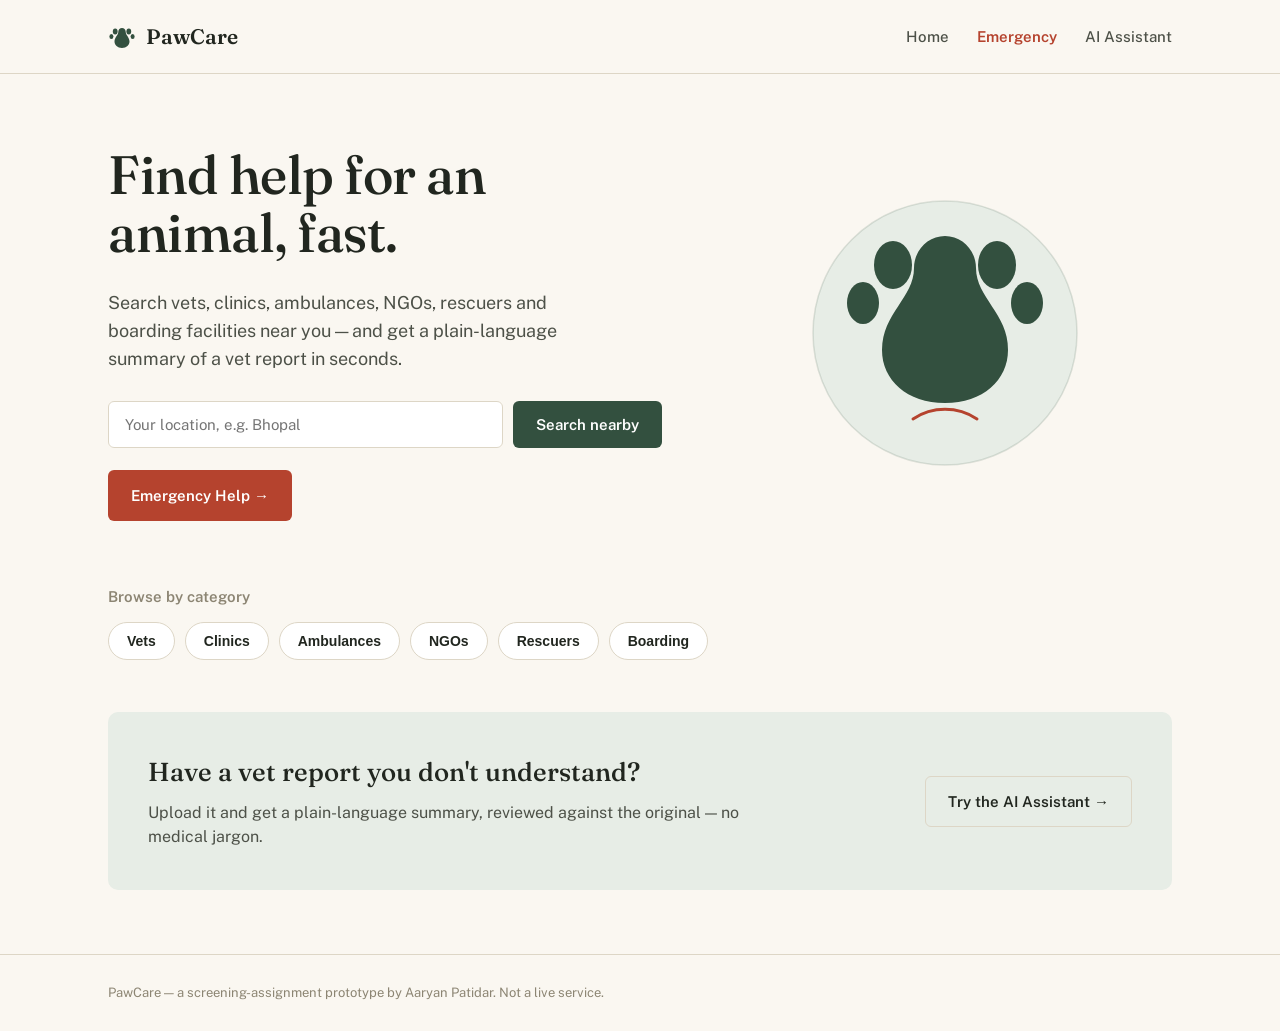
<file: PawCare-Prototype/index.html>
<!DOCTYPE html>
<html lang="en">
<head>
<meta charset="UTF-8">
<meta name="viewport" content="width=device-width, initial-scale=1.0">
<title>PawCare — Find animal care, fast</title>
<link rel="stylesheet" href="style.css">
</head>
<body>

<header class="site-header">
  <div class="shell">
    <a class="brand" href="index.html">
      <svg width="28" height="28" viewBox="0 0 28 28" fill="none">
        <path d="M14 26c-4.5 0-7.5-2.8-7.5-6.4 0-4.4 3.8-6.2 3.8-9.8 0-2.1 1.7-3.8 3.7-3.8s3.7 1.7 3.7 3.8c0 3.6 3.8 5.4 3.8 9.8 0 3.6-3 6.4-7.5 6.4Z" fill="#33503F"/>
        <ellipse cx="7.2" cy="9.5" rx="2.4" ry="3" fill="#33503F"/>
        <ellipse cx="20.8" cy="9.5" rx="2.4" ry="3" fill="#33503F"/>
        <ellipse cx="3.4" cy="14.5" rx="2" ry="2.6" fill="#33503F"/>
        <ellipse cx="24.6" cy="14.5" rx="2" ry="2.6" fill="#33503F"/>
      </svg>
      PawCare
    </a>
    <nav class="site-nav">
      <a href="index.html">Home</a>
      <a href="search-results.html?emergency=1" class="is-emergency">Emergency</a>
      <a href="ai-assistant.html">AI Assistant</a>
    </nav>
  </div>
</header>

<main>
  <section class="hero">
    <div class="shell hero__grid">
      <div class="hero__copy">
        <h1>Find help for an animal, fast.</h1>
        <p class="hero__lede">Search vets, clinics, ambulances, NGOs, rescuers and boarding facilities near you — and get a plain-language summary of a vet report in seconds.</p>

        <form id="home-search-form" class="search-panel">
          <input type="text" id="home-location" placeholder="Your location, e.g. Bhopal" aria-label="Your location">
          <button type="submit" class="btn btn--primary">Search nearby</button>
        </form>

        <div class="emergency-row">
          <a href="search-results.html?emergency=1" class="btn btn--emergency">Emergency Help →</a>
        </div>
      </div>

      <div class="hero__art" aria-hidden="true">
        <svg width="280" height="280" viewBox="0 0 280 280" fill="none">
          <circle cx="140" cy="140" r="132" fill="#E7EDE6"/>
          <path d="M140 210c-38 0-63-23-63-53 0-37 32-52 32-82 0-17.7 14-32 31-32s31 14.3 31 32c0 30 32 45 32 82 0 30-25 53-63 53Z" fill="#33503F"/>
          <ellipse cx="88" cy="72" rx="19" ry="24" fill="#33503F"/>
          <ellipse cx="192" cy="72" rx="19" ry="24" fill="#33503F"/>
          <ellipse cx="58" cy="110" rx="16" ry="21" fill="#33503F"/>
          <ellipse cx="222" cy="110" rx="16" ry="21" fill="#33503F"/>
          <circle cx="140" cy="140" r="132" stroke="#33503F" stroke-opacity="0.15" stroke-width="1.5"/>
          <path d="M108 226a58 58 0 0 1 64 0" stroke="#B5432E" stroke-width="3" stroke-linecap="round"/>
        </svg>
      </div>
    </div>
  </section>

  <section class="category-strip">
    <div class="shell">
      <h2>Browse by category</h2>
      <div class="pill-row">
        <button class="pill" data-category="Vet">Vets</button>
        <button class="pill" data-category="Clinic">Clinics</button>
        <button class="pill" data-category="Ambulance">Ambulances</button>
        <button class="pill" data-category="NGO">NGOs</button>
        <button class="pill" data-category="Rescuer">Rescuers</button>
        <button class="pill" data-category="Boarding">Boarding</button>
      </div>
    </div>
  </section>

  <section class="shell">
    <div class="ai-teaser">
      <div>
        <h2>Have a vet report you don't understand?</h2>
        <p>Upload it and get a plain-language summary, reviewed against the original — no medical jargon.</p>
      </div>
      <a href="ai-assistant.html" class="btn btn--ghost">Try the AI Assistant →</a>
    </div>
  </section>
</main>

<footer class="site-footer">
  <div class="shell">PawCare — a screening-assignment prototype by Aaryan Patidar. Not a live service.</div>
</footer>

<script src="script.js"></script>
</body>
</html>
</file>
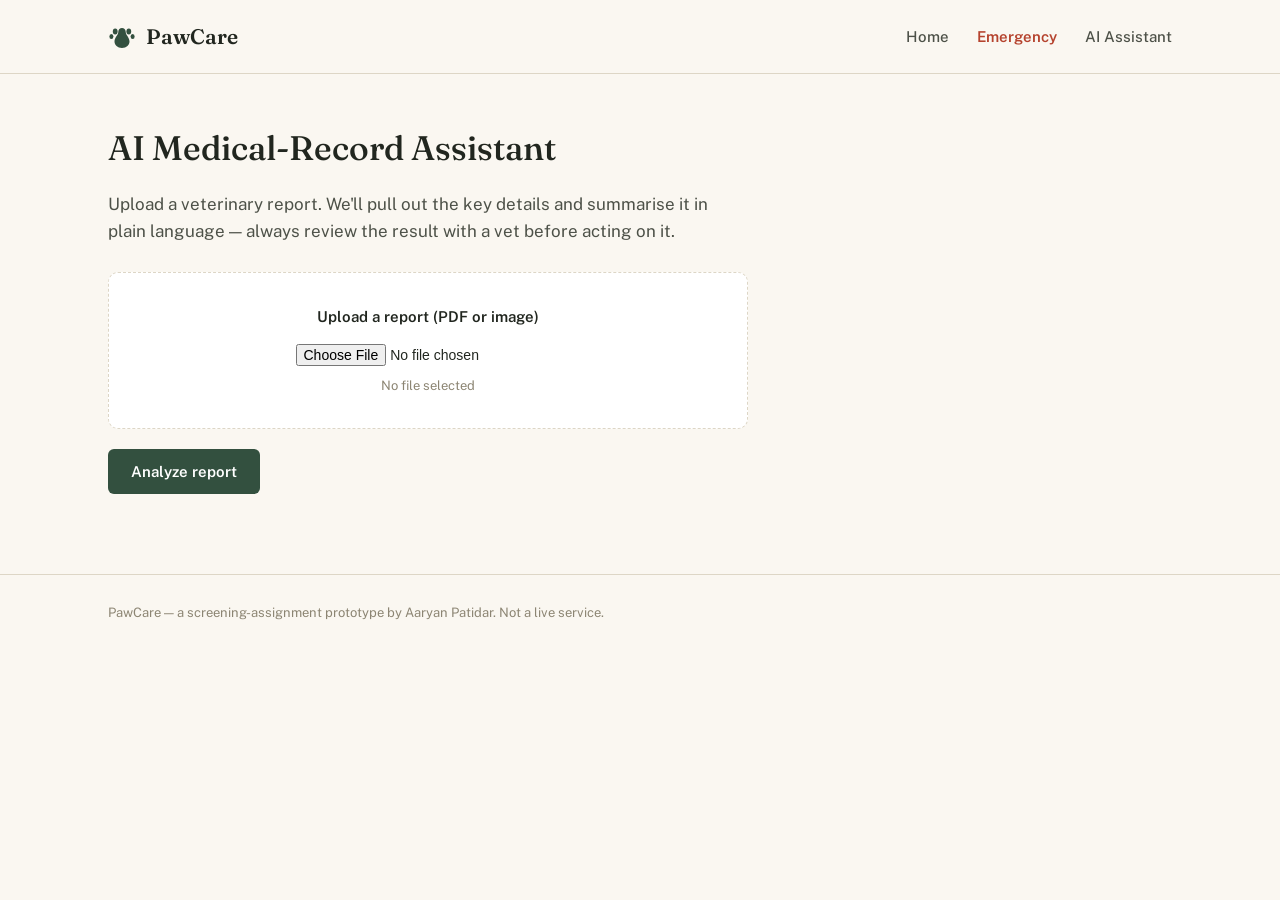
<file: PawCare-Prototype/ai-assistant.html>
<!DOCTYPE html>
<html lang="en">
<head>
<meta charset="UTF-8">
<meta name="viewport" content="width=device-width, initial-scale=1.0">
<title>AI Medical Assistant · PawCare</title>
<link rel="stylesheet" href="style.css">
</head>
<body>

<header class="site-header">
  <div class="shell">
    <a class="brand" href="index.html">
      <svg width="28" height="28" viewBox="0 0 28 28" fill="none">
        <path d="M14 26c-4.5 0-7.5-2.8-7.5-6.4 0-4.4 3.8-6.2 3.8-9.8 0-2.1 1.7-3.8 3.7-3.8s3.7 1.7 3.7 3.8c0 3.6 3.8 5.4 3.8 9.8 0 3.6-3 6.4-7.5 6.4Z" fill="#33503F"/>
        <ellipse cx="7.2" cy="9.5" rx="2.4" ry="3" fill="#33503F"/>
        <ellipse cx="20.8" cy="9.5" rx="2.4" ry="3" fill="#33503F"/>
        <ellipse cx="3.4" cy="14.5" rx="2" ry="2.6" fill="#33503F"/>
        <ellipse cx="24.6" cy="14.5" rx="2" ry="2.6" fill="#33503F"/>
      </svg>
      PawCare
    </a>
    <nav class="site-nav">
      <a href="index.html">Home</a>
      <a href="search-results.html?emergency=1" class="is-emergency">Emergency</a>
      <a href="ai-assistant.html">AI Assistant</a>
    </nav>
  </div>
</header>

<main class="shell">
  <div class="ai-wrap">
    <h1>AI Medical-Record Assistant</h1>
    <p>Upload a veterinary report. We'll pull out the key details and summarise it in plain language — always review the result with a vet before acting on it.</p>

    <div class="upload-box">
      <label for="report-upload" style="font-weight:600; font-size:15px;">Upload a report (PDF or image)</label>
      <input type="file" id="report-upload" accept=".pdf,.png,.jpg,.jpeg">
      <span id="upload-filename">No file selected</span>
    </div>

    <button id="analyze-btn" class="btn btn--primary">Analyze report</button>

    <p id="ai-loading" hidden>Reading the document and extracting key details…</p>

    <div id="ai-result" class="ai-result" hidden>
      <h2>Structured summary</h2>
      <dl>
        <div class="ai-field"><dt>Animal</dt><dd>Bruno — male, Labrador, 4 years</dd></div>
        <div class="ai-field"><dt>Report date</dt><dd>12 August 2026</dd></div>
        <div class="ai-field"><dt>Reason for visit</dt><dd>Recurring skin irritation on hind legs</dd></div>
        <div class="ai-field"><dt>Diagnosis notes</dt><dd>Mild bacterial dermatitis, no signs of infection spreading</dd></div>
        <div class="ai-field"><dt>Medicines</dt><dd>Cephalexin (10 days), medicated shampoo twice weekly</dd></div>
        <div class="ai-field"><dt>Follow-up</dt><dd>Recheck in 2 weeks if irritation persists</dd></div>
      </dl>

      <h2 style="margin-top:24px;">In plain language</h2>
      <p>Bruno has a mild skin infection, likely from repeated scratching. The vet has prescribed a 10-day course of antibiotics along with a medicated shampoo. No urgent concerns were noted — a follow-up is only needed if the irritation hasn't cleared up in two weeks.</p>

      <p class="ai-notice">This is an AI-generated summary for information only. It is not a diagnosis — please review it with a qualified veterinarian before making any care decisions.</p>
    </div>
  </div>
</main>

<footer class="site-footer">
  <div class="shell">PawCare — a screening-assignment prototype by Aaryan Patidar. Not a live service.</div>
</footer>

<script src="script.js"></script>
</body>
</html>
</file>
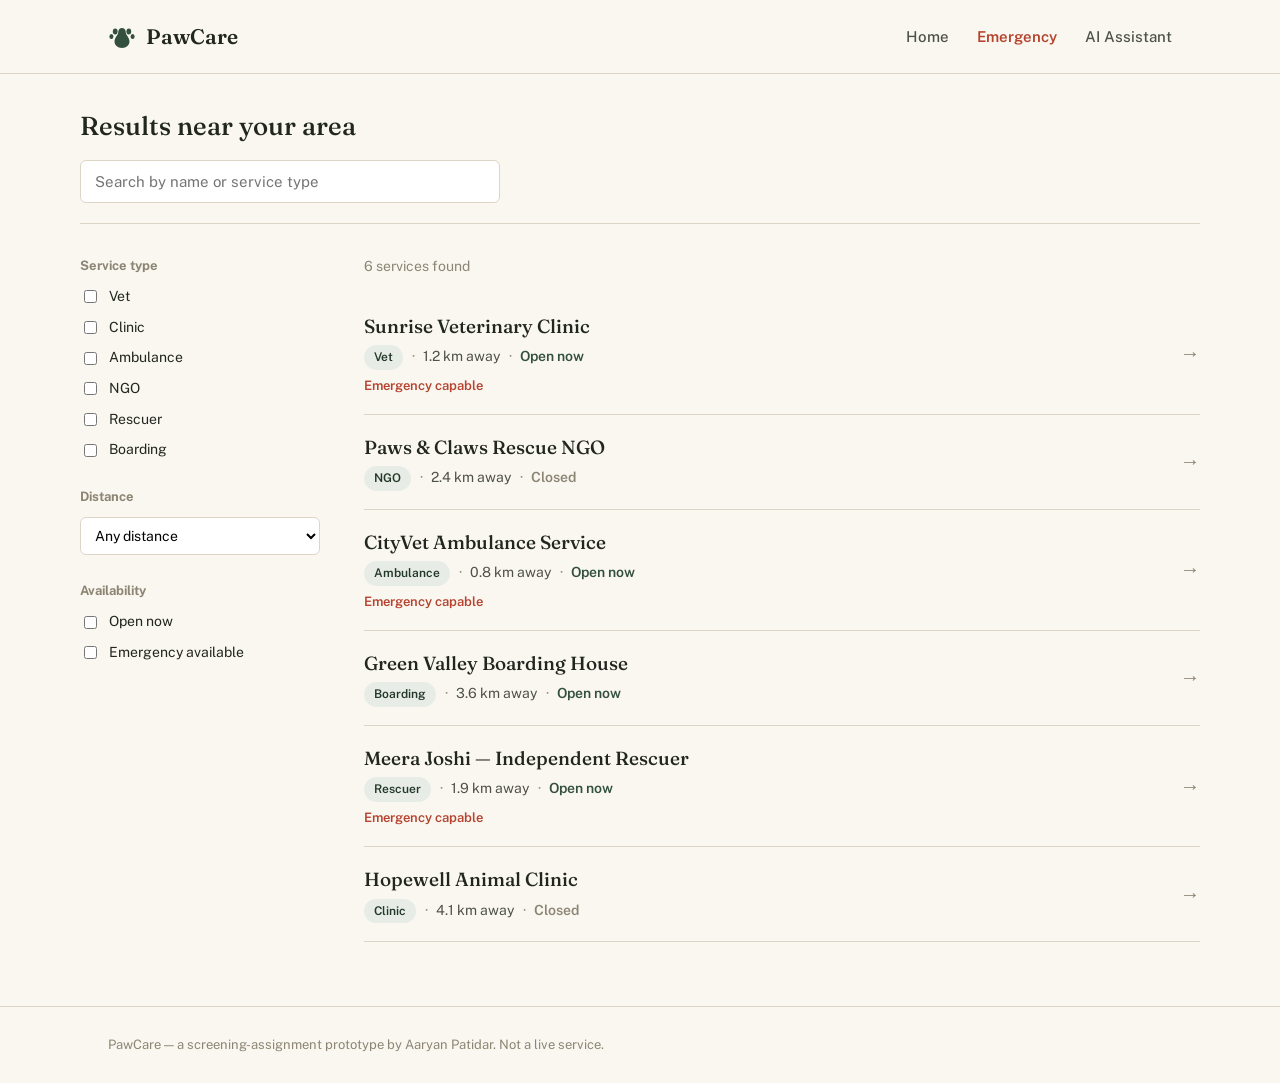
<file: PawCare-Prototype/search-results.html>
<!DOCTYPE html>
<html lang="en">
<head>
<meta charset="UTF-8">
<meta name="viewport" content="width=device-width, initial-scale=1.0">
<title>Search results · PawCare</title>
<link rel="stylesheet" href="style.css">
</head>
<body>

<header class="site-header">
  <div class="shell">
    <a class="brand" href="index.html">
      <svg width="28" height="28" viewBox="0 0 28 28" fill="none">
        <path d="M14 26c-4.5 0-7.5-2.8-7.5-6.4 0-4.4 3.8-6.2 3.8-9.8 0-2.1 1.7-3.8 3.7-3.8s3.7 1.7 3.7 3.8c0 3.6 3.8 5.4 3.8 9.8 0 3.6-3 6.4-7.5 6.4Z" fill="#33503F"/>
        <ellipse cx="7.2" cy="9.5" rx="2.4" ry="3" fill="#33503F"/>
        <ellipse cx="20.8" cy="9.5" rx="2.4" ry="3" fill="#33503F"/>
        <ellipse cx="3.4" cy="14.5" rx="2" ry="2.6" fill="#33503F"/>
        <ellipse cx="24.6" cy="14.5" rx="2" ry="2.6" fill="#33503F"/>
      </svg>
      PawCare
    </a>
    <nav class="site-nav">
      <a href="index.html">Home</a>
      <a href="search-results.html?emergency=1" class="is-emergency">Emergency</a>
      <a href="ai-assistant.html">AI Assistant</a>
    </nav>
  </div>
</header>

<main>
  <div class="results-header shell">
    <h1 style="font-size:26px; margin-bottom:14px;">Results near <span id="search-label">your area</span></h1>
    <input type="text" id="results-search" placeholder="Search by name or service type" aria-label="Search results">
  </div>

  <div class="shell results-layout">
    <aside>
      <div class="filter-group">
        <h3>Service type</h3>
        <label class="filter-option"><input type="checkbox" data-filter-category value="Vet"> Vet</label>
        <label class="filter-option"><input type="checkbox" data-filter-category value="Clinic"> Clinic</label>
        <label class="filter-option"><input type="checkbox" data-filter-category value="Ambulance"> Ambulance</label>
        <label class="filter-option"><input type="checkbox" data-filter-category value="NGO"> NGO</label>
        <label class="filter-option"><input type="checkbox" data-filter-category value="Rescuer"> Rescuer</label>
        <label class="filter-option"><input type="checkbox" data-filter-category value="Boarding"> Boarding</label>
      </div>

      <div class="filter-group">
        <h3>Distance</h3>
        <select id="filter-distance">
          <option value="Infinity">Any distance</option>
          <option value="2">Under 2 km</option>
          <option value="5">Under 5 km</option>
        </select>
      </div>

      <div class="filter-group">
        <h3>Availability</h3>
        <label class="filter-option"><input type="checkbox" id="filter-open-now"> Open now</label>
        <label class="filter-option"><input type="checkbox" id="filter-emergency"> Emergency available</label>
      </div>
    </aside>

    <div>
      <p class="results-count"><span id="result-count">0</span> services found</p>
      <ul id="results-list"></ul>
    </div>
  </div>
</main>

<footer class="site-footer">
  <div class="shell">PawCare — a screening-assignment prototype by Aaryan Patidar. Not a live service.</div>
</footer>

<script src="script.js"></script>
</body>
</html>
</file>
<file: PawCare-Prototype/style.css>
@import url('https://fonts.googleapis.com/css2?family=Fraunces:opsz,wght@9..144,400;9..144,500;9..144,600&family=Public+Sans:wght@400;500;600;700&display=swap');

:root {
  --paper: #faf7f1;
  --surface: #ffffff;
  --ink: #21261f;
  --ink-soft: #4d5148;
  --stone: #8c8573;
  --line: #ddd6c6;
  --pine: #33503f;
  --pine-dark: #24382a;
  --pine-tint: #e7ede6;
  --clay: #b5432e;
  --clay-dark: #8f3220;
  --clay-tint: #f6e4de;
  --gold: #c68a2e;
  --gold-tint: #f5ead1;
  --radius-s: 6px;
  --radius-m: 10px;
}

* { box-sizing: border-box; }

html { scroll-behavior: smooth; }

body {
  margin: 0;
  background: var(--paper);
  color: var(--ink);
  font-family: "Public Sans", Arial, sans-serif;
  font-size: 16px;
  line-height: 1.55;
}

h1, h2, h3 {
  font-family: "Fraunces", Georgia, serif;
  font-weight: 500;
  color: var(--ink);
  margin: 0 0 0.5em;
}

a { color: inherit; }

p { margin: 0 0 1em; max-width: 62ch; }

.dot { color: var(--stone); margin: 0 0.4em; }

/* ---------- Layout shell ---------- */
.shell {
  max-width: 1120px;
  margin: 0 auto;
  padding: 0 28px;
}

/* ---------- Header ---------- */
.site-header {
  border-bottom: 1px solid var(--line);
  background: var(--paper);
}

.site-header .shell {
  display: flex;
  align-items: center;
  justify-content: space-between;
  padding-top: 20px;
  padding-bottom: 20px;
  gap: 24px;
}

.brand {
  display: flex;
  align-items: center;
  gap: 10px;
  text-decoration: none;
  font-family: "Fraunces", Georgia, serif;
  font-size: 21px;
  font-weight: 600;
  color: var(--ink);
}

.brand svg { flex-shrink: 0; }

.site-nav {
  display: flex;
  gap: 28px;
  align-items: center;
}

.site-nav a {
  text-decoration: none;
  color: var(--ink-soft);
  font-size: 15px;
  font-weight: 500;
  transition: color 0.15s;
}

.site-nav a:hover { color: var(--pine); }

.site-nav a.is-emergency {
  color: var(--clay);
  font-weight: 600;
}

/* ---------- Buttons ---------- */
.btn {
  display: inline-flex;
  align-items: center;
  justify-content: center;
  gap: 8px;
  padding: 13px 22px;
  border-radius: var(--radius-s);
  border: 1px solid transparent;
  font-family: "Public Sans", sans-serif;
  font-size: 15px;
  font-weight: 600;
  text-decoration: none;
  cursor: pointer;
  transition: transform 0.12s ease, background 0.15s ease, border-color 0.15s ease;
}

.btn:active { transform: translateY(1px); }

.btn--primary {
  background: var(--pine);
  color: #fff;
}
.btn--primary:hover { background: var(--pine-dark); }

.btn--emergency {
  background: var(--clay);
  color: #fff;
}
.btn--emergency:hover { background: var(--clay-dark); }

.btn--ghost {
  background: transparent;
  border-color: var(--line);
  color: var(--ink);
}
.btn--ghost:hover { border-color: var(--pine); color: var(--pine); }

/* ---------- Home hero ---------- */
.hero {
  padding: 72px 0 56px;
}

.hero__grid {
  display: grid;
  grid-template-columns: 1.1fr 0.9fr;
  gap: 56px;
  align-items: center;
}

.hero__copy {
  animation: rise 0.6s ease both;
}

.hero h1 {
  font-size: clamp(36px, 5vw, 54px);
  line-height: 1.08;
  letter-spacing: -0.5px;
  max-width: 12ch;
}

.hero__lede {
  font-size: 18px;
  color: var(--ink-soft);
  max-width: 46ch;
}

.search-panel {
  margin-top: 28px;
  display: flex;
  gap: 10px;
  flex-wrap: wrap;
}

.search-panel input {
  flex: 1;
  min-width: 200px;
  padding: 14px 16px;
  border: 1px solid var(--line);
  border-radius: var(--radius-s);
  background: var(--surface);
  font-family: inherit;
  font-size: 15px;
  color: var(--ink);
}

.search-panel input:focus {
  outline: 2px solid var(--pine);
  outline-offset: 1px;
}

.emergency-row {
  margin-top: 22px;
}

.emergency-row .btn--emergency {
  animation: pulse-once 1.4s ease 0.5s 1;
}

@media (prefers-reduced-motion: reduce) {
  .hero__copy, .emergency-row .btn--emergency { animation: none; }
}

.hero__art {
  display: flex;
  justify-content: center;
}

/* Category pills */
.category-strip {
  padding: 8px 0 48px;
}

.category-strip h2 {
  font-size: 15px;
  font-weight: 600;
  font-family: "Public Sans", sans-serif;
  color: var(--stone);
  margin-bottom: 14px;
}

.pill-row {
  display: flex;
  gap: 10px;
  overflow-x: auto;
  padding-bottom: 4px;
}

.pill {
  flex-shrink: 0;
  padding: 10px 18px;
  border-radius: 999px;
  border: 1px solid var(--line);
  background: var(--surface);
  font-size: 14px;
  font-weight: 600;
  color: var(--ink);
  cursor: pointer;
  transition: border-color 0.15s, color 0.15s;
}

.pill:hover { border-color: var(--pine); color: var(--pine); }

/* AI teaser band */
.ai-teaser {
  background: var(--pine-tint);
  border-radius: var(--radius-m);
  padding: 40px;
  display: grid;
  grid-template-columns: 1fr auto;
  gap: 24px;
  align-items: center;
  margin-bottom: 64px;
}

.ai-teaser h2 { font-size: 26px; margin-bottom: 8px; }
.ai-teaser p { margin: 0; color: var(--ink-soft); }

/* ---------- Footer ---------- */
.site-footer {
  border-top: 1px solid var(--line);
  padding: 28px 0;
  color: var(--stone);
  font-size: 13px;
}

/* ---------- Search results page ---------- */
.results-header {
  padding: 32px 0 20px;
  border-bottom: 1px solid var(--line);
}

.results-header input {
  width: 100%;
  max-width: 420px;
  padding: 12px 14px;
  border: 1px solid var(--line);
  border-radius: var(--radius-s);
  font-family: inherit;
  font-size: 15px;
}

.results-layout {
  display: grid;
  grid-template-columns: 240px 1fr;
  gap: 44px;
  padding: 32px 0 64px;
}

.filter-group {
  margin-bottom: 26px;
}

.filter-group h3 {
  font-family: "Public Sans", sans-serif;
  font-size: 13px;
  font-weight: 700;
  color: var(--stone);
  margin-bottom: 10px;
}

.filter-option {
  display: flex;
  align-items: center;
  gap: 9px;
  margin-bottom: 9px;
  font-size: 14px;
  cursor: pointer;
}

.filter-group select {
  width: 100%;
  padding: 9px 10px;
  border: 1px solid var(--line);
  border-radius: var(--radius-s);
  font-family: inherit;
  font-size: 14px;
  background: var(--surface);
}

.results-count { color: var(--stone); font-size: 14px; margin-bottom: 16px; }

#results-list {
  list-style: none;
  margin: 0;
  padding: 0;
}

.result-row {
  display: flex;
  align-items: center;
  justify-content: space-between;
  gap: 16px;
  padding: 18px 0;
  border-bottom: 1px solid var(--line);
  cursor: pointer;
  transition: padding-left 0.15s ease;
}

.result-row:hover { padding-left: 6px; }

.result-row__name {
  font-family: "Fraunces", Georgia, serif;
  font-size: 19px;
  font-weight: 500;
  margin: 0 0 4px;
}

.result-row__meta {
  margin: 0;
  font-size: 14px;
  color: var(--ink-soft);
}

.result-row__emergency {
  margin: 6px 0 0;
  font-size: 13px;
  color: var(--clay);
  font-weight: 600;
}

.result-row__arrow {
  font-size: 20px;
  color: var(--stone);
  flex-shrink: 0;
}

.tag {
  display: inline-block;
  padding: 3px 10px;
  border-radius: 999px;
  background: var(--pine-tint);
  color: var(--pine-dark);
  font-size: 12px;
  font-weight: 600;
}

.tag--emergency {
  background: var(--clay-tint);
  color: var(--clay-dark);
}

.status { font-size: 14px; font-weight: 600; }
.status--open { color: var(--pine); }
.status--closed { color: var(--stone); }

.empty-state {
  padding: 40px 0;
  color: var(--stone);
  list-style: none;
}

/* ---------- Service details page ---------- */
.detail-wrap {
  max-width: 680px;
  padding: 40px 0 80px;
}

.back-link {
  display: inline-block;
  margin-bottom: 24px;
  color: var(--stone);
  text-decoration: none;
  font-size: 14px;
  font-weight: 600;
}
.back-link:hover { color: var(--pine); }

.tag-row { margin-bottom: 10px; }
.tag-row .tag { margin-right: 8px; }

.detail-meta { color: var(--ink-soft); font-size: 15px; }

.detail-actions {
  display: flex;
  gap: 12px;
  margin: 28px 0 40px;
  flex-wrap: wrap;
}

.detail-section {
  padding: 22px 0;
  border-top: 1px solid var(--line);
}

.detail-section h2 {
  font-size: 15px;
  font-family: "Public Sans", sans-serif;
  font-weight: 700;
  color: var(--stone);
}

/* ---------- AI Assistant page ---------- */
.ai-wrap {
  max-width: 640px;
  padding: 48px 0 80px;
}

.ai-wrap h1 { font-size: 34px; }
.ai-wrap > p:first-of-type { font-size: 17px; color: var(--ink-soft); }

.upload-box {
  border: 1.5px dashed var(--line);
  border-radius: var(--radius-m);
  padding: 32px;
  text-align: center;
  margin: 28px 0 20px;
  background: var(--surface);
}

.upload-box input[type="file"] {
  display: block;
  margin: 14px auto 0;
  font-size: 14px;
}

#upload-filename {
  display: block;
  margin-top: 10px;
  font-size: 13px;
  color: var(--stone);
}

#ai-loading {
  margin-top: 24px;
  color: var(--ink-soft);
  font-size: 14px;
}

.ai-result {
  margin-top: 32px;
  background: var(--surface);
  border: 1px solid var(--line);
  border-radius: var(--radius-m);
  padding: 28px;
}

.ai-result h2 { font-size: 20px; }

.ai-field {
  display: grid;
  grid-template-columns: 130px 1fr;
  gap: 6px 16px;
  font-size: 14px;
  margin-bottom: 6px;
}

.ai-field dt { color: var(--stone); font-weight: 600; }
.ai-field dd { margin: 0; }

.ai-notice {
  margin-top: 20px;
  padding: 14px 16px;
  background: var(--gold-tint);
  border-radius: var(--radius-s);
  font-size: 13.5px;
  color: #6b4c14;
}

/* ---------- Animations ---------- */
@keyframes rise {
  from { opacity: 0; transform: translateY(14px); }
  to { opacity: 1; transform: translateY(0); }
}

@keyframes pulse-once {
  0%, 100% { box-shadow: 0 0 0 0 rgba(181, 67, 46, 0); }
  35% { box-shadow: 0 0 0 8px rgba(181, 67, 46, 0.18); }
}

/* ---------- Responsive ---------- */
@media (max-width: 860px) {
  .hero__grid { grid-template-columns: 1fr; }
  .hero__art { order: -1; max-width: 240px; margin: 0 auto; }
  .ai-teaser { grid-template-columns: 1fr; text-align: left; }
  .results-layout { grid-template-columns: 1fr; }
  .site-nav { gap: 16px; }
  .site-nav a { font-size: 14px; }
}

@media (max-width: 560px) {
  .shell { padding: 0 18px; }
  .site-header .shell { flex-direction: column; align-items: flex-start; gap: 12px; }
}
</file>
